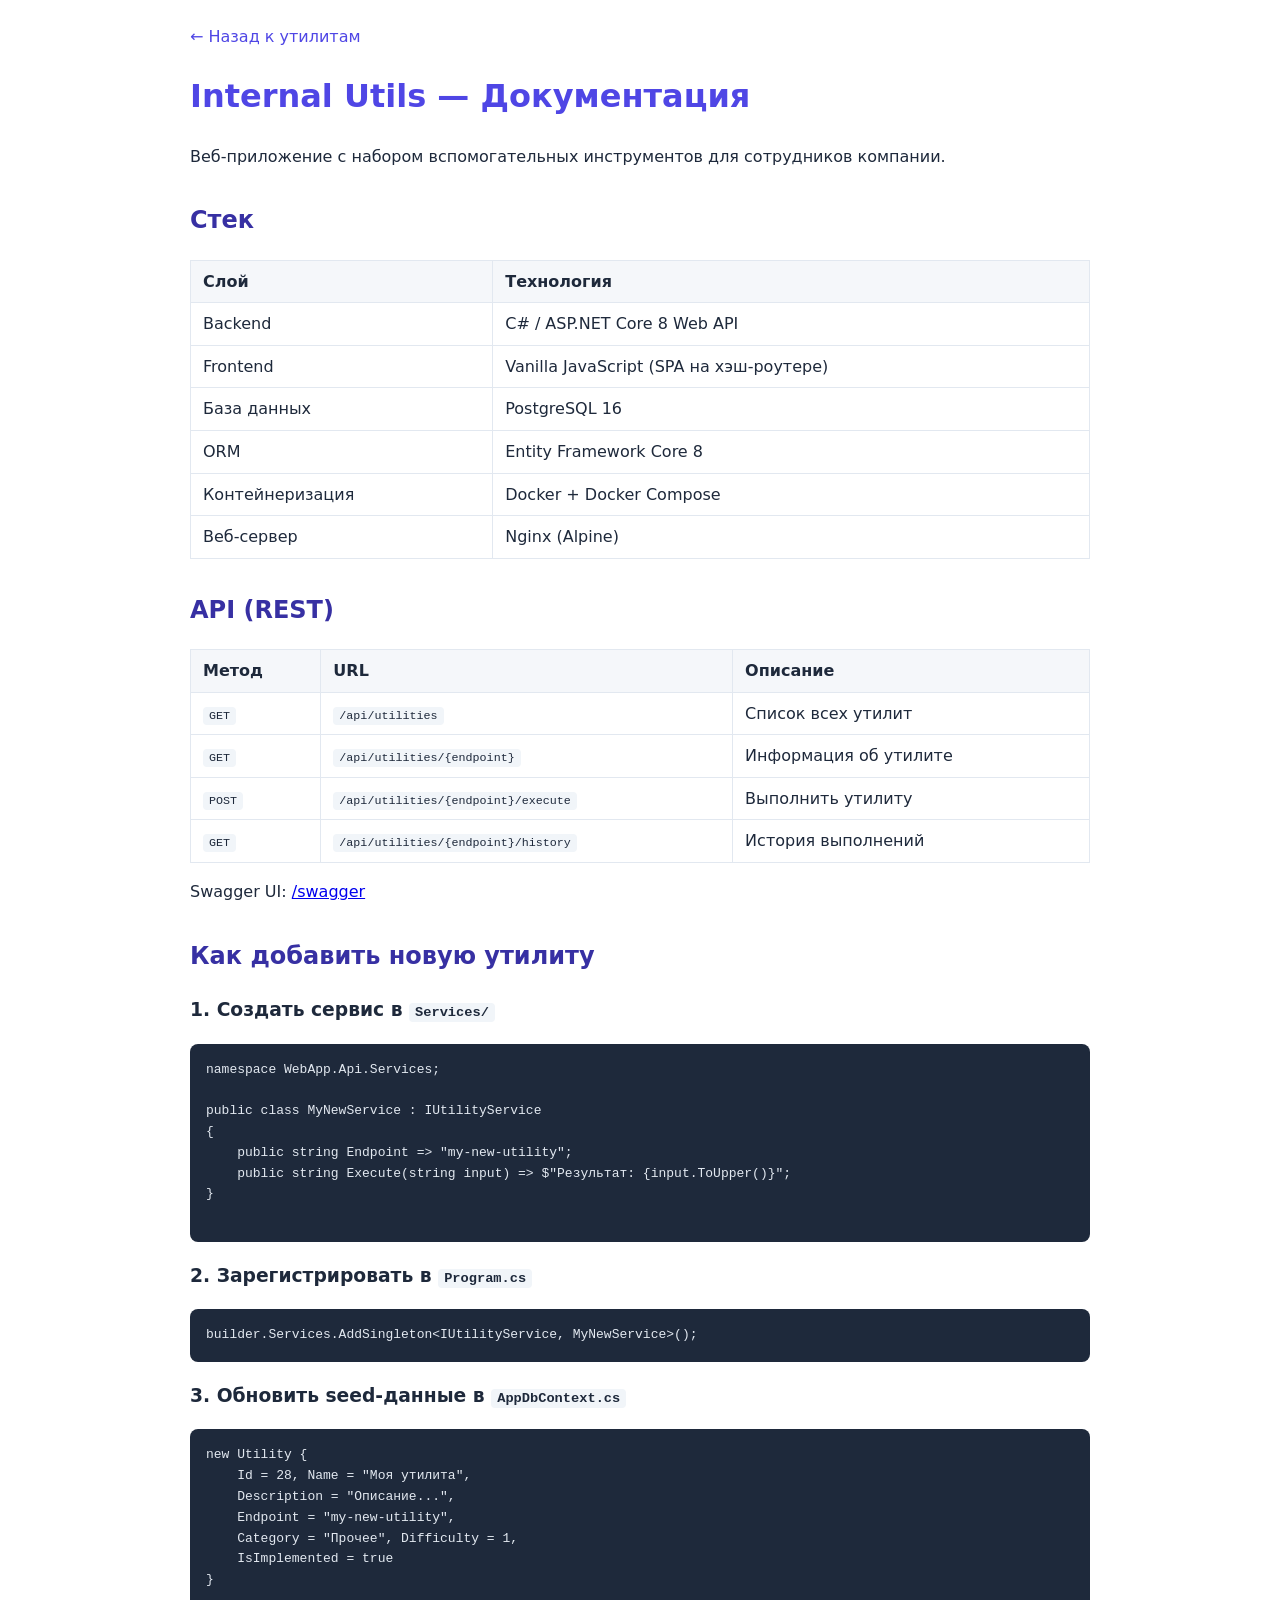
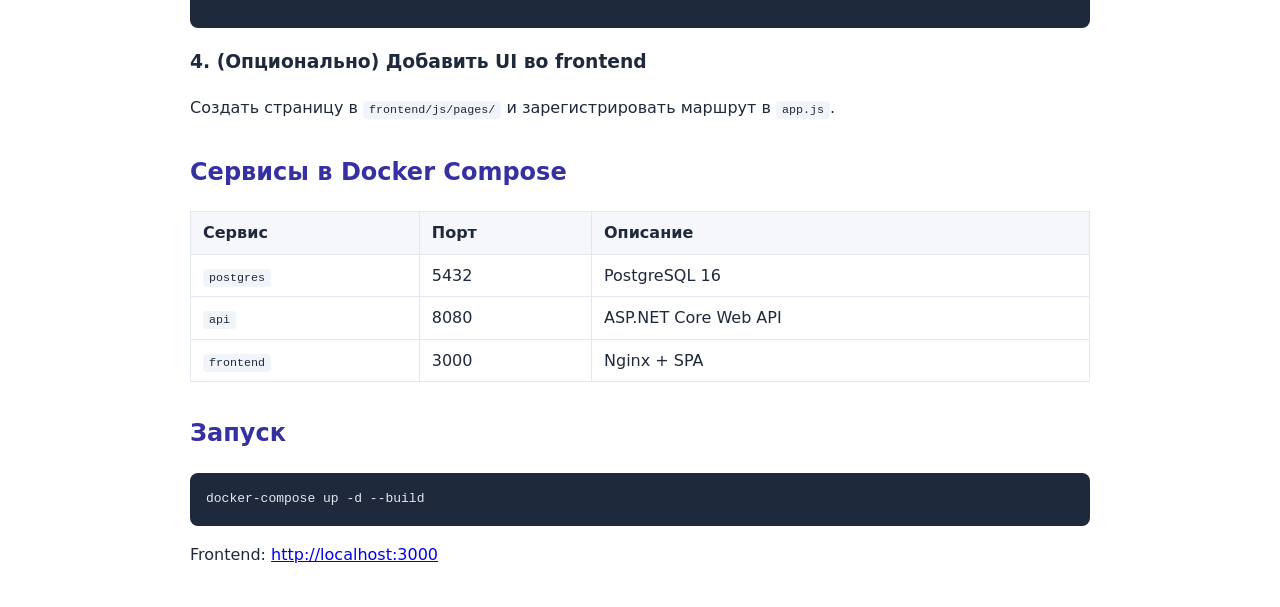
<file: src/frontend/docs/index.html>
<!DOCTYPE html>
<html lang="ru">
<head>
    <meta charset="UTF-8">
    <meta name="viewport" content="width=device-width, initial-scale=1.0">
    <title>Документация — Internal Utils</title>
    <style>
        body {
            font-family: 'Segoe UI', system-ui, sans-serif;
            max-width: 900px;
            margin: 0 auto;
            padding: 24px;
            color: #1e293b;
            line-height: 1.6;
        }
        h1 { color: #4f46e5; }
        h2 { color: #3730a3; margin-top: 32px; }
        table { border-collapse: collapse; width: 100%; margin: 16px 0; }
        th, td { border: 1px solid #e2e8f0; padding: 8px 12px; text-align: left; }
        th { background: #f5f7fa; }
        code { background: #f1f5f9; padding: 2px 6px; border-radius: 4px; font-size: 0.9em; }
        pre { background: #1e293b; color: #e2e8f0; padding: 16px; border-radius: 8px; overflow-x: auto; }
        .back-link { color: #4f46e5; text-decoration: none; font-weight: 500; }
        .back-link:hover { text-decoration: underline; }
    </style>
</head>
<body>
    <a href="/" class="back-link">← Назад к утилитам</a>
    <h1>Internal Utils — Документация</h1>
    <p>Веб-приложение с набором вспомогательных инструментов для сотрудников компании.</p>

    <h2>Стек</h2>
    <table>
        <tr><th>Слой</th><th>Технология</th></tr>
        <tr><td>Backend</td><td>C# / ASP.NET Core 8 Web API</td></tr>
        <tr><td>Frontend</td><td>Vanilla JavaScript (SPA на хэш-роутере)</td></tr>
        <tr><td>База данных</td><td>PostgreSQL 16</td></tr>
        <tr><td>ORM</td><td>Entity Framework Core 8</td></tr>
        <tr><td>Контейнеризация</td><td>Docker + Docker Compose</td></tr>
        <tr><td>Веб-сервер</td><td>Nginx (Alpine)</td></tr>
    </table>

    <h2>API (REST)</h2>
    <table>
        <tr><th>Метод</th><th>URL</th><th>Описание</th></tr>
        <tr><td><code>GET</code></td><td><code>/api/utilities</code></td><td>Список всех утилит</td></tr>
        <tr><td><code>GET</code></td><td><code>/api/utilities/{endpoint}</code></td><td>Информация об утилите</td></tr>
        <tr><td><code>POST</code></td><td><code>/api/utilities/{endpoint}/execute</code></td><td>Выполнить утилиту</td></tr>
        <tr><td><code>GET</code></td><td><code>/api/utilities/{endpoint}/history</code></td><td>История выполнений</td></tr>
    </table>

    <p>Swagger UI: <a href="/swagger">/swagger</a></p>

    <h2>Как добавить новую утилиту</h2>
    <h3>1. Создать сервис в <code>Services/</code></h3>
    <pre>
namespace WebApp.Api.Services;

public class MyNewService : IUtilityService
{
    public string Endpoint => "my-new-utility";
    public string Execute(string input) => $"Результат: {input.ToUpper()}";
}
    </pre>

    <h3>2. Зарегистрировать в <code>Program.cs</code></h3>
    <pre>builder.Services.AddSingleton&lt;IUtilityService, MyNewService&gt;();</pre>

    <h3>3. Обновить seed-данные в <code>AppDbContext.cs</code></h3>
    <pre>
new Utility {
    Id = 28, Name = "Моя утилита",
    Description = "Описание...",
    Endpoint = "my-new-utility",
    Category = "Прочее", Difficulty = 1,
    IsImplemented = true
}
    </pre>

    <h3>4. (Опционально) Добавить UI во frontend</h3>
    <p>Создать страницу в <code>frontend/js/pages/</code> и зарегистрировать маршрут в <code>app.js</code>.</p>

    <h2>Сервисы в Docker Compose</h2>
    <table>
        <tr><th>Сервис</th><th>Порт</th><th>Описание</th></tr>
        <tr><td><code>postgres</code></td><td>5432</td><td>PostgreSQL 16</td></tr>
        <tr><td><code>api</code></td><td>8080</td><td>ASP.NET Core Web API</td></tr>
        <tr><td><code>frontend</code></td><td>3000</td><td>Nginx + SPA</td></tr>
    </table>

    <h2>Запуск</h2>
    <pre>docker-compose up -d --build</pre>
    <p>Frontend: <a href="http://localhost:3000">http://localhost:3000</a></p>

</body>
</html>
</file>
